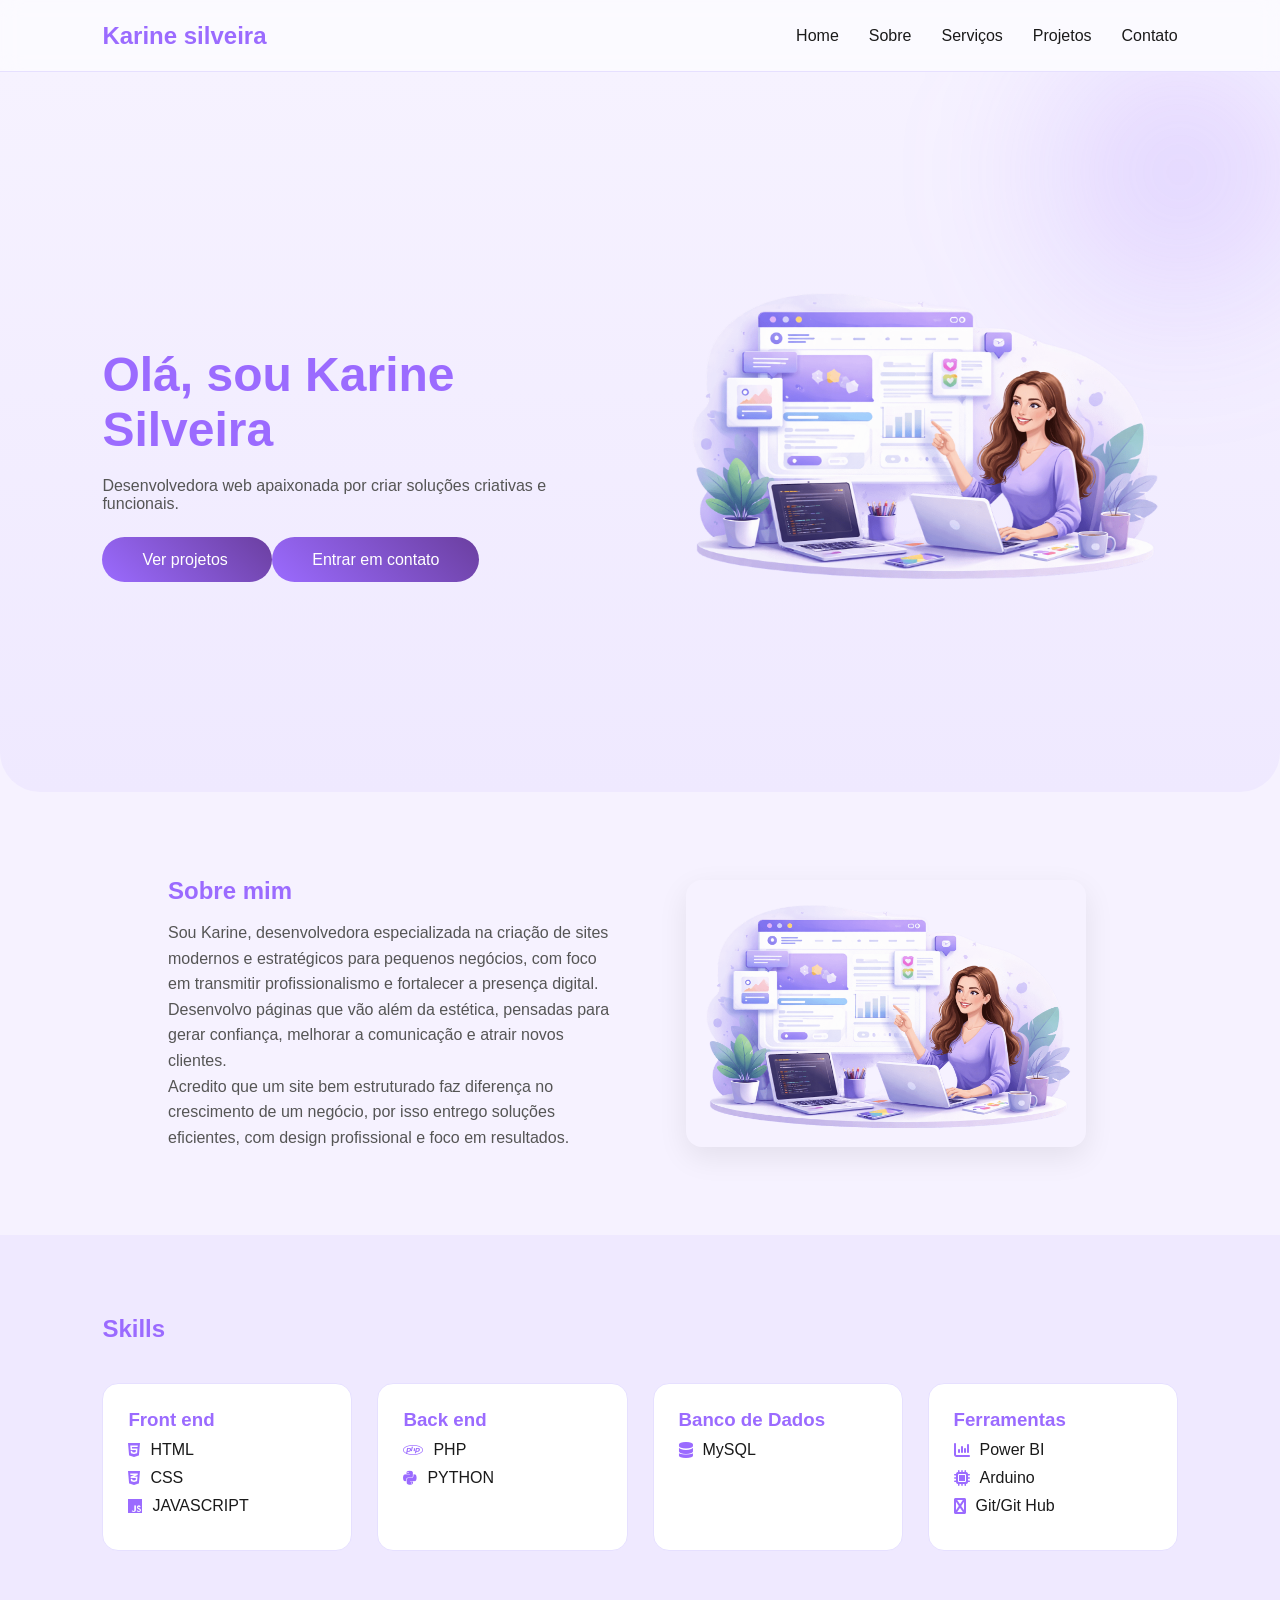
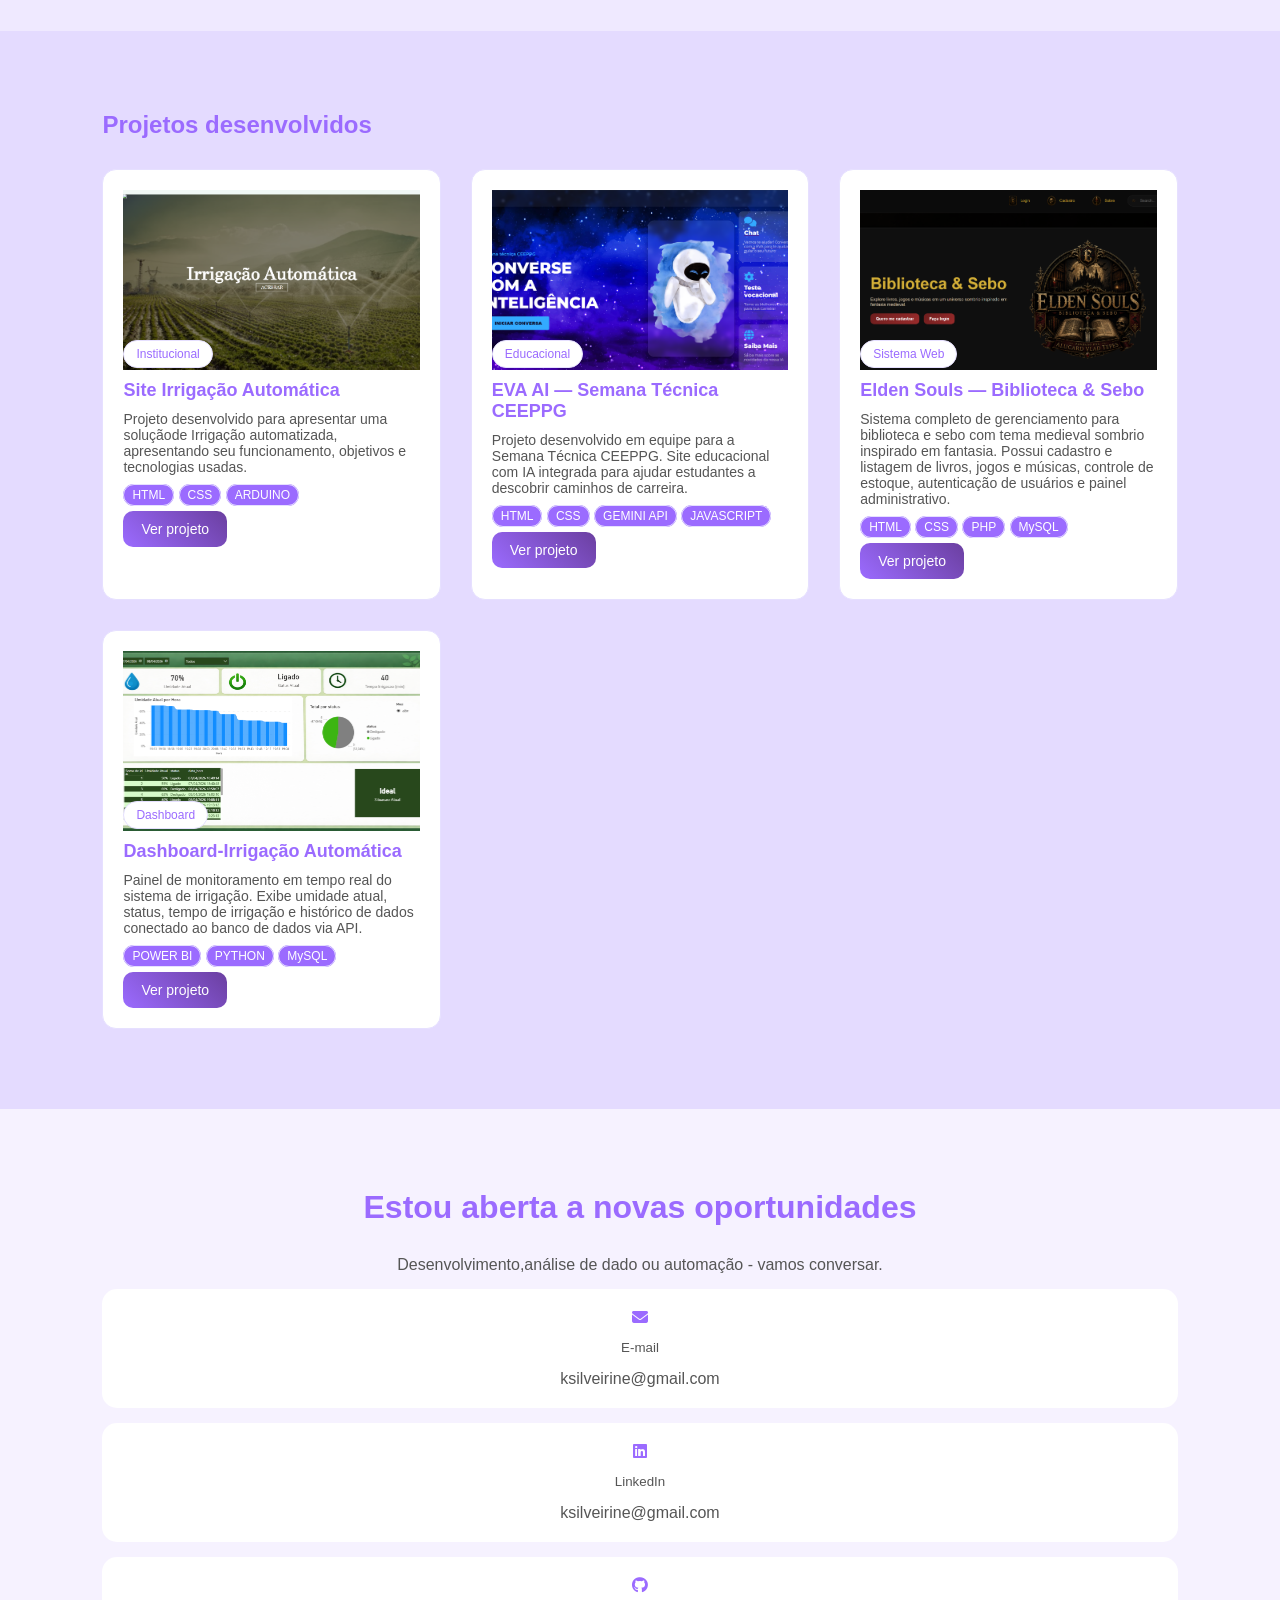
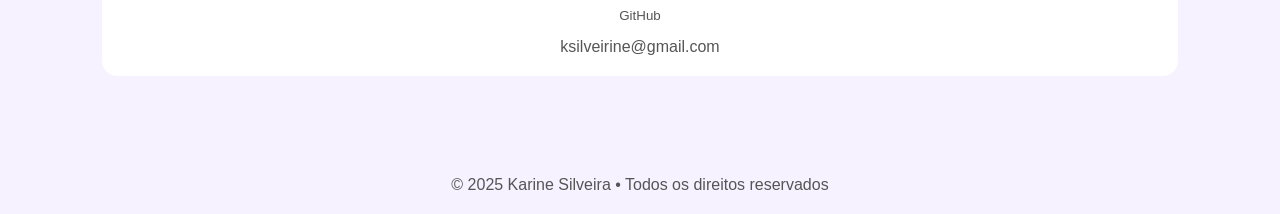
<file: Portifolio/index.html>
<!DOCTYPE html>
<html lang="pt-br">
<head>
  <meta charset="UTF-8">
  <title>Karine Silveira | Sites Criativos</title>
  <meta name="viewport" content="width=device-width, initial-scale=1.0">
  <link rel="stylesheet" href="./css/style.css">
  <link href="https://fonts.googleapis.com/css2?family=Inter:wght@300;400;600;800&display=swap" rel="stylesheet">
  <link href="https://cdnjs.cloudflare.com/ajax/libs/font-awesome/6.5.2/css/all.min.css" rel="stylesheet">
</head>

<body>

<header class="header">
  <h2>Karine silveira</h2>

  <div class="menu-toggle" id="menu-toggle">
    <span></span>
    <span></span>
    <span></span>
  </div>

  <nav class="nav" id="nav">
    <a href="index.html">Home</a>
    <a href="#sobre">Sobre</a>
    <a href="#servicos">Serviços</a>
    <a href="#portfolio">Projetos</a>
    <a href="#contato">Contato</a>
  </nav>
</header>

<section  class="hero">
  <div class="hero-text">
    <h1>Olá, sou Karine Silveira</h1>
    <p>Desenvolvedora web apaixonada por criar soluções criativas e funcionais.</p>
  </br>

    <a href="#portfolio" class="shiny-btn">
      Ver projetos
    </a>
     <a href="https://wa.me/5542988719250" class="shiny-btn">
      Entrar em contato
    </a>
  </div>

  <img src="./img/logo.png" alt="Softyx">
</section>

<!-- SOBRE -->
<section id="sobre" class="sobre"> 

<div class="sobre-text">
  <h2>Sobre mim</h2>
  <p>
    Sou Karine, desenvolvedora especializada na criação de sites modernos e estratégicos para pequenos negócios, com foco em transmitir profissionalismo e fortalecer a presença digital.
  </p>
  <p>Desenvolvo páginas que vão além da estética, pensadas para gerar confiança, melhorar a comunicação e atrair novos clientes.</p>
  <p>Acredito que um site bem estruturado faz diferença no crescimento de um negócio, por isso entrego soluções eficientes, com design profissional e foco em resultados.</p>
</div>
   <div class="sobre-img"><!-- section video-->
      <img src="./img/logo.png" alt="Karine">
    </div>
</section>



 <!--Skills -->
      <section id="skils">
  <h2>Skills</h2>

  <div class="skills">

    <!-- CARD 1 -->
    <div class="card-skill">
      <h3>Front end </h3>
      
      <div class="skill">
        <i class="fa-brands fa-html5"/></i>
        <span>HTML</span>
        </div>
        
        <div class="skill">
        <i class="fa-brands fa-css3-alt"/></i>
        <span>CSS</span>
        </div>
        
        <div class="skill">
        <i class="fa-brands fa-js"/></i>
        <span>JAVASCRIPT</span>
        </div>
    </div>

    <!-- CARD 2 -->
    <div class="card-skill">
      <h3>Back end </h3>
      <div class="skill">
        <i class="fa-brands fa-php"/></i>
        <span>PHP</span>
        </div>
        
        <div class="skill">
        <i class="fa fa-brands fa-python"/></i>
        <span>PYTHON</span>
        </div>
    </div>

    <!-- CARD 3 -->
  <div class="card-skill">
      <h3>Banco de Dados</h3>
      <div class="skill">
        <i class="fa-solid fa-database"/></i>
        <span>MySQL</span>
        </div>
    </div>
    
    <!-- CARD 4 -->
    <div class="card-skill">
      <h3>Ferramentas </h3>
      <div class="skill">
        <i class="fa-solid fa-chart-column"/></i>
        <span>Power BI</span>
        </div>
        
        <div class="skill">
        <i class="fa-solid fa-microchip"/></i>
        <span>Arduino</span>
        </div>
        
        <div class="skill">
        <i class="fa-solid fa-github"/></i>
        <span>Git/Git Hub</span>
        </div>
    </div>
</section>



<section id="portfolio">
  <h2>Projetos desenvolvidos</h2>

  <div class="cards">

    <div class="card card-portfolio">
      <div class="card-image">
        <img src="img/irrigacao.png">
      </div>
      <span class="tag">Institucional</span>
      <h3>Site Irrigação Automática</h3>
      <p>Projeto desenvolvido para apresentar uma soluçãode Irrigação automatizada,
        apresentando seu funcionamento, objetivos e tecnologias usadas.
      </p>
      <div>
      <span class="linguagens">HTML</span>
      <span class="linguagens">CSS</span>
      <span class="linguagens">ARDUINO</span>
      </div>
      <br>
      <a href="irrigacao.html" class="btn">Ver projeto</a>
    </div>

    <div class="card card-portfolio">
      <div class="card-image">
         <img src="img/eva-ia.png">
      </div>
      <span class="tag">Educacional</span>
      <h3>EVA AI — Semana Técnica CEEPPG</h3>
      <p>Projeto desenvolvido em equipe para a Semana Técnica CEEPPG. Site educacional com IA integrada para 
       ajudar estudantes a descobrir caminhos de carreira.</p>
      <div>
      <span class="linguagens">HTML</span>
      <span class="linguagens">CSS</span>
      <span class="linguagens">GEMINI API</span>
      <span class="linguagens">JAVASCRIPT</span>
      </div>
    </br>
      <a href="#" class="btn">Ver projeto</a>
    </div>

  <div class="card card-portfolio">
    <div class="card-image">
    <img src="img/elden_souls.png">
    </div>
    <span class="tag">Sistema Web</span>
    <h3>Elden Souls — Biblioteca & Sebo</h3>
    <p>
    Sistema completo de gerenciamento para biblioteca e sebo com tema medieval sombrio inspirado em fantasia. Possui cadastro e listagem de livros, jogos e músicas, controle de estoque, autenticação 
    de usuários e painel administrativo.
    </p>
    <div>
      <span class="linguagens">HTML</span>
      <span class="linguagens">CSS</span>
      <span class="linguagens">PHP</span>
      <span class="linguagens">MySQL</span>
      </div>
  </br>
    <a href="#" class="btn">Ver projeto</a>
  </div>

    <div class="card card-portfolio">
      <div class="card-image">
         <img src="img/Dashboard.png">
      </div>
       <span class="tag">Dashboard</span>
      <h3>Dashboard-Irrigação Automática</h3>
      <p>Painel de monitoramento em tempo real do sistema de irrigação. Exibe umidade atual, status, tempo de irrigação e histórico de dados 
        conectado ao banco de dados via API.</p>
      <div>
      <span class="linguagens">POWER BI</span>
      <span class="linguagens">PYTHON</span>
      <span class="linguagens">MySQL</span>
      </div>
      </br>
      <a href="#" class="btn">Ver projeto</a>
    </div>

  </div>
</section>

<section id="contato" class="contato">
  <h2>Estou aberta a novas oportunidades</h2>
  <p>Desenvolvimento,análise de dado ou automação - vamos conversar.</p>

    <div class="card-contato">
      <i class="fa-solid fa-envelope"/></i>
      <small>E-mail</small>
      <p>ksilveirine@gmail.com</p>
    </div>

    <div class="card-contato">
      <i class="fa-brands fa-linkedin"/></i>
      <small>LinkedIn</small>
      <p>ksilveirine@gmail.com</p>
    </div>

    <div class="card-contato">
      <i class="fa-brands fa-github"/></i>
      <small>GitHub</small>
      <p>ksilveirine@gmail.com</p>
    </div>

</section>

<footer>
  © 2025 Karine Silveira • Todos os direitos reservados
</footer>

<script>
const menuToggle = document.getElementById("menu-toggle");
const nav = document.getElementById("nav");

menuToggle.addEventListener("click", () => {
  menuToggle.classList.toggle("active");
  nav.classList.toggle("active");
});
</script>

</body>
</html>
</file>
<file: Portifolio/css/style.css>
:root{
  --lavanda:#f6f2ff;
  --lavanda-2:#efe9ff;
  --lavanda-3:#e4dbff;

  --roxo:#9b6bff;
  --roxo-escuro:#6b3fa0;

  --texto:#1a1a1a;
  --cinza:#555;
  --borda:#e6e0ff;
}

*{
  margin:0;
  padding:0;
  box-sizing:border-box;
  font-family:'Segoe UI', sans-serif;
}

body{
  background:var(--lavanda);
  color:var(--texto);
}

/* HEADER */
.header{
  height:72px;
  position:sticky;
  top:0;
  z-index:1000;
  padding:0 8%;
  display:flex;
  align-items:center;
  justify-content:space-between;
  backdrop-filter:blur(10px);
  background:rgba(255,255,255,.6);
  border-bottom:1px solid var(--borda);
}
.header h2{
  color: var(--roxo);
}
/* NAV */
.nav{
  display:flex;
  gap:30px;
}

.nav a{
  position:relative;
  color:var(--texto);
  text-decoration:none;
  font-weight:500;
}

/* underline */
.nav a::after{
  content:"";
  position:absolute;
  left:0;
  bottom:-6px;
  width:0;
  height:2px;
  background:linear-gradient(90deg,var(--roxo),#ff8cff);
  transition:.3s;
}

.nav a:hover::after{
  width:100%;
}

.nav a:hover{
  color:var(--roxo);
}

/* MENU TOGGLE */
.menu-toggle{
  position:relative;
  width:42px;
  height:42px;
  display:none;
  align-items:center;
  justify-content:center;
  border-radius:50%;
  background:rgba(181,124,255,.1);
  cursor:pointer;
  transition:.3s;
}

.menu-toggle span{
  position:absolute;
  width:22px;
  height:2px;
  background:var(--roxo);
  transition:.4s;
}

.menu-toggle span:nth-child(1){transform:translateY(-6px);}
.menu-toggle span:nth-child(3){transform:translateY(6px);}


/* HERO */
.hero{
  min-height:80vh;
  padding:0 8%;
  display:flex;
  align-items:center;
  justify-content:space-between;
  gap:40px;
  background:linear-gradient(180deg,var(--lavanda),var(--lavanda-2));
  border-radius:0 0 40px 40px;
  position:relative;
  overflow:hidden;
}

/* glow fundo */
.hero::after{
  content:"";
  position:absolute;
  width:400px;
  height:400px;
  background:radial-gradient(circle, rgba(155,107,255,.25), transparent 70%);
  top:-100px;
  right:-100px;
  filter:blur(60px);
  z-index:0;
}

.hero img{
  width:40vw;
  position:relative;
  z-index:1;
}

.hero-text{
  position:relative;
  z-index:1;
}

.hero-text h1{
  margin-top: 4vw;
  font-size:3rem;
  color:var(--roxo);
}

.hero-text p{
  margin:20px 0;
  color:var(--cinza);
}
/* SOBRE */
.sobre{
  width:80vw;
  margin:5vh auto;
  padding:40px;
  border-radius:20px;
  display:flex; /* ESSENCIAL */
  align-items:center;
  justify-content:space-between;
  gap:40px;
  flex-wrap:wrap;
}

/* SOBRE TEXTO */
.sobre-text{
  flex:1;
  min-width:280px;
}

.sobre-text h2{
  font-family:"Segoe UI", sans-serif; /* fonte mais profissional */
  color:var(--roxo);
  margin-bottom:15px;
}

.sobre-text p{
  font-family:"Segoe UI", sans-serif;
  color:var(--cinza);
  line-height:1.6;
}

/* SOBRE IMAGEM */
.sobre-img{
  flex:1;
  display:flex;
  justify-content:center;
}

.sobre-img img{
  width:100%;
  max-width:400px;
  border-radius:16px;
  box-shadow:0 10px 30px rgba(0,0,0,.08);
}
/* BOTÃO */
.shiny-btn{
  padding:14px 40px;
  border-radius:50px;
  background:linear-gradient(45deg,var(--roxo),var(--roxo-escuro));
  color:#fff;
  text-decoration:none;
  transition:.3s;
}

.shiny-btn:hover{
  box-shadow:0 8px 25px rgba(155,107,255,.4);
}


/* SEÇÕES */
section{
  padding:80px 8%;
}

section h2{
  color:var(--roxo);
  margin-bottom:30px;
}

/* SKILLS */
#skils{
  background:var(--lavanda-2);
}

.skills {
  display: grid;
  grid-template-columns: repeat(auto-fit, minmax(250px, 1fr));
  gap: 25px;
  margin-top: 40px;
}

.card-skill {
  background: #fff;
  border-radius: 16px;
  padding: 25px;
  border: 1px solid var(--borda);
  transition: 0.3s;
}

.card-skill:hover {
  transform: translateY(-6px);
  box-shadow: 0 10px 25px rgba(0,0,0,0.08);
}

.card-skill h3 {
  color: var(--roxo);
  margin-bottom: 10px;
}

.skill {
    display: flex;
    align-items: center;
    gap: 10px;
    margin: 10px 0;
}
.skill i{
  color: var(--roxo);
}

.btn {
  display: inline-block;
  padding: 10px 18px;
  background:linear-gradient(45deg,var(--roxo),var(--roxo-escuro));
  color: #fff;
  border-radius: 10px;
  text-decoration: none;
  font-size: 14px;
}

/* PORTFÓLIO */
#portfolio{
  background:var(--lavanda-3);
}

.cards{
  display:grid;
  grid-template-columns:repeat(auto-fit,minmax(260px,1fr));
  gap:30px;
}

.card{
  background:#ffffff;
  border-radius:14px;
  padding:20px;
  border:1px solid var(--borda);
  overflow: hidden;
  transition:.3s;
  position:relative;
}

.tag {
  position: absolute;
  top: 170px;
  left: 20px;
  background: #fff;
  color: var(--roxo);
  padding: 6px 12px;
  border-radius: 20px;
  font-size: 12px;
  border: 1px solid var(--borda);
}

.linguagens{
  position:relative;
  top: 10px;
  margin-bottom: 20px;
  background:var(--roxo);
  color: #ffffff;
  padding: 3px 8px;
  border-radius: 20px;
  font-size: 12px;
  border: 1px solid var(--borda);
}
.card:hover{
  transform:translateY(-6px);
  box-shadow:0 10px 25px rgba(0,0,0,.06);
}

.card-image {
    width: 100%;
    height: 180px;
    overflow: hidden; /* ESSENCIAL */
}

.card-image img {
    width: 100%;
    height: 100%;
    object-fit: cover; /* FAZ A IMAGEM OCUPAR TUDO */
}
.card h3{
  font-size:18px;
  color: var(--roxo);
  margin-top: 10px;
}

.card p{
  font-size:14px;
  color:var(--cinza);
  margin-top: 10px;
}

.card a{
  color:#ffffff;
  text-decoration:none;
  font-weight:500;
}

/* CONTATO */
.contato{
  text-align:center;
}
.contato h2{
  font-size: 2rem;
}
.contato p{
  color: var(--cinza);
}
.card-contato{
  display: flex;
  flex-direction: column;
  align-items: center;
  text-align: center;
  width: 100%;
  gap: 15px;
  background: #ffffff;
  color: var(--cinza);
  padding: 20px 10px;
  border-radius: 15px;
  margin-top: 15px;
  border-radius: 1px solid rgba(168,85,247,.2);
}
.card-contato i{
  color: var(--roxo);
}
.card-contato span{
  font-size: 30px;
}


/* FOOTER */
footer{
  padding:20px;
  text-align:center;
  color:var(--cinza);
}

/* MOBILE */
@media(max-width:768px){
  .hero{
    flex-direction:column;
    text-align:center;
  }

  .hero img{
    width:70vw;
    display:block; 
    margin-top:20px;
  }
  .sobre img{
    width:40vw;
    display:block; 
    margin-top:20px;
  }

  .menu-toggle{
    display:flex;
  }

  .nav{
    position:absolute;
    top:72px;
    left:0;
    width:100%;
    background:#fff;
    flex-direction:column;
    align-items:center;
    gap:20px;
    max-height:0;
    overflow:hidden;
    transition:.4s;
  }

  .nav.active{
    max-height:400px;
    padding:20px 0;
  }
}
</file>
